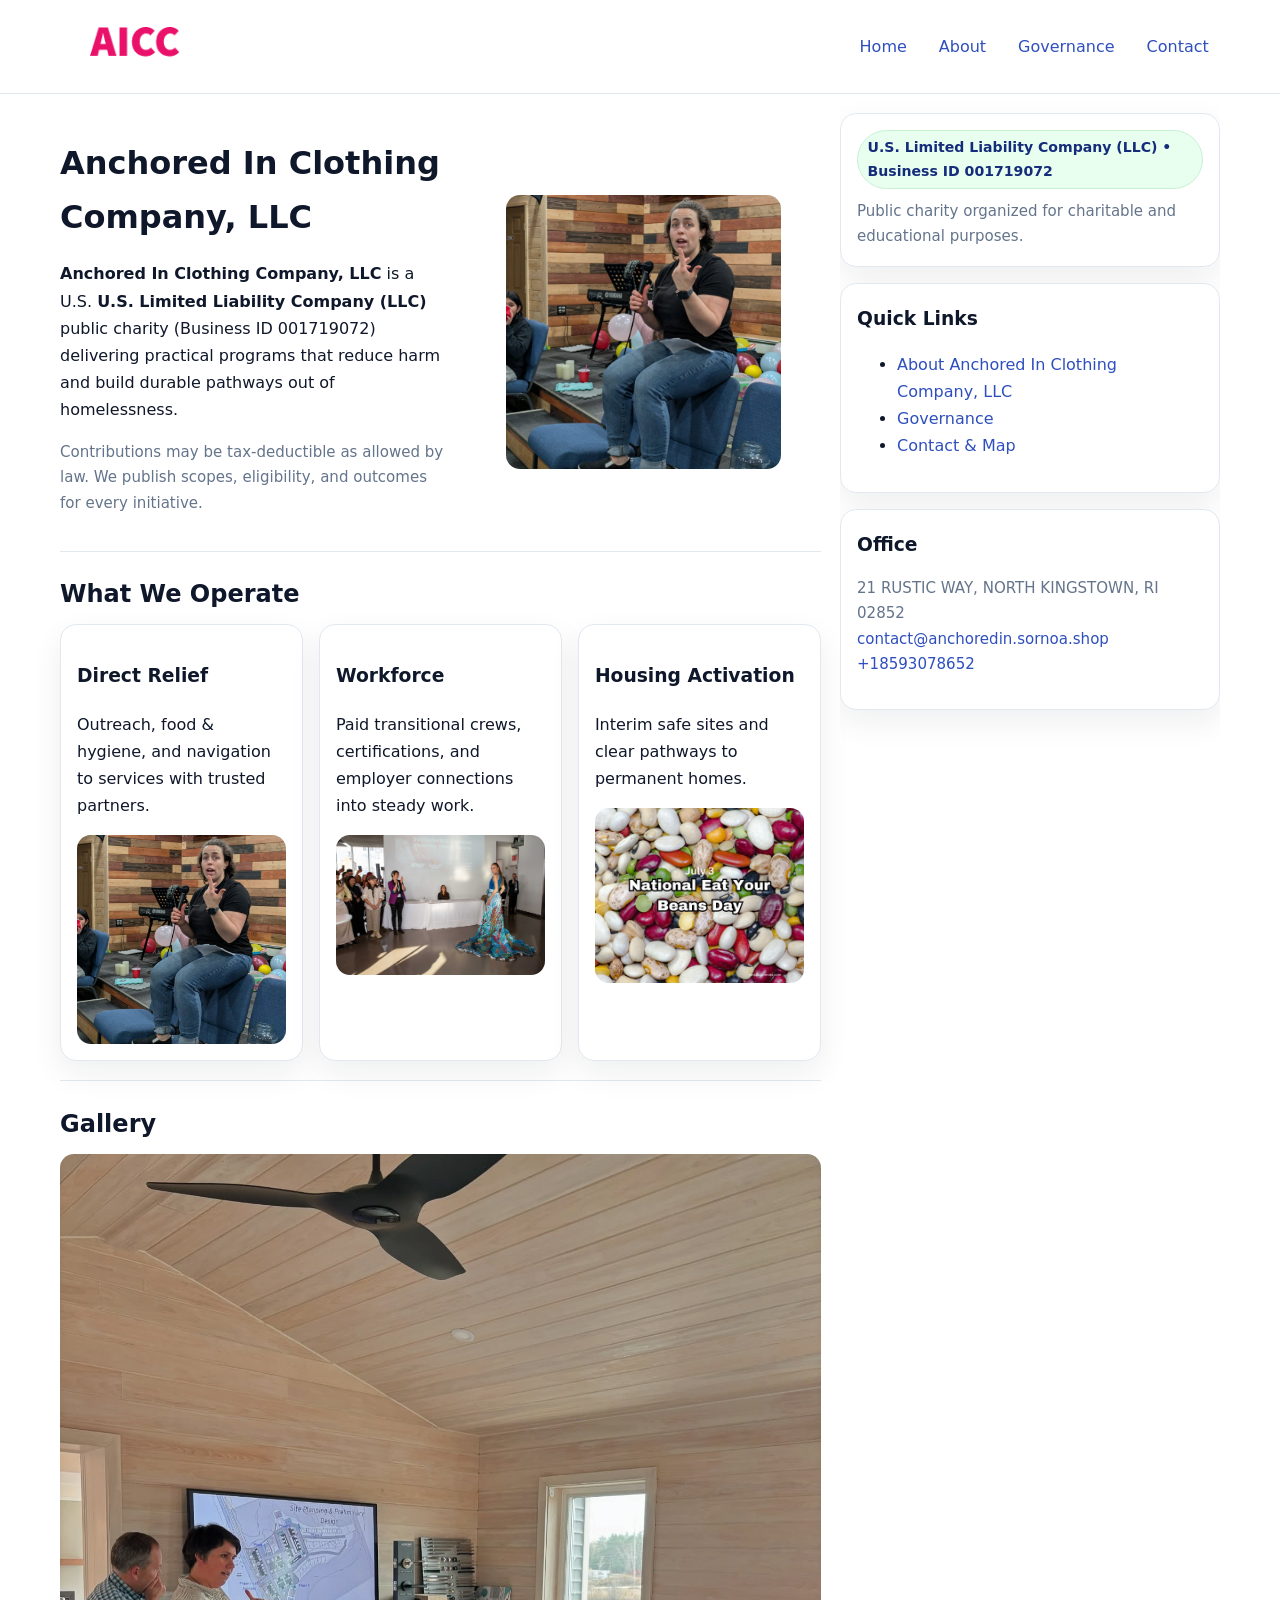
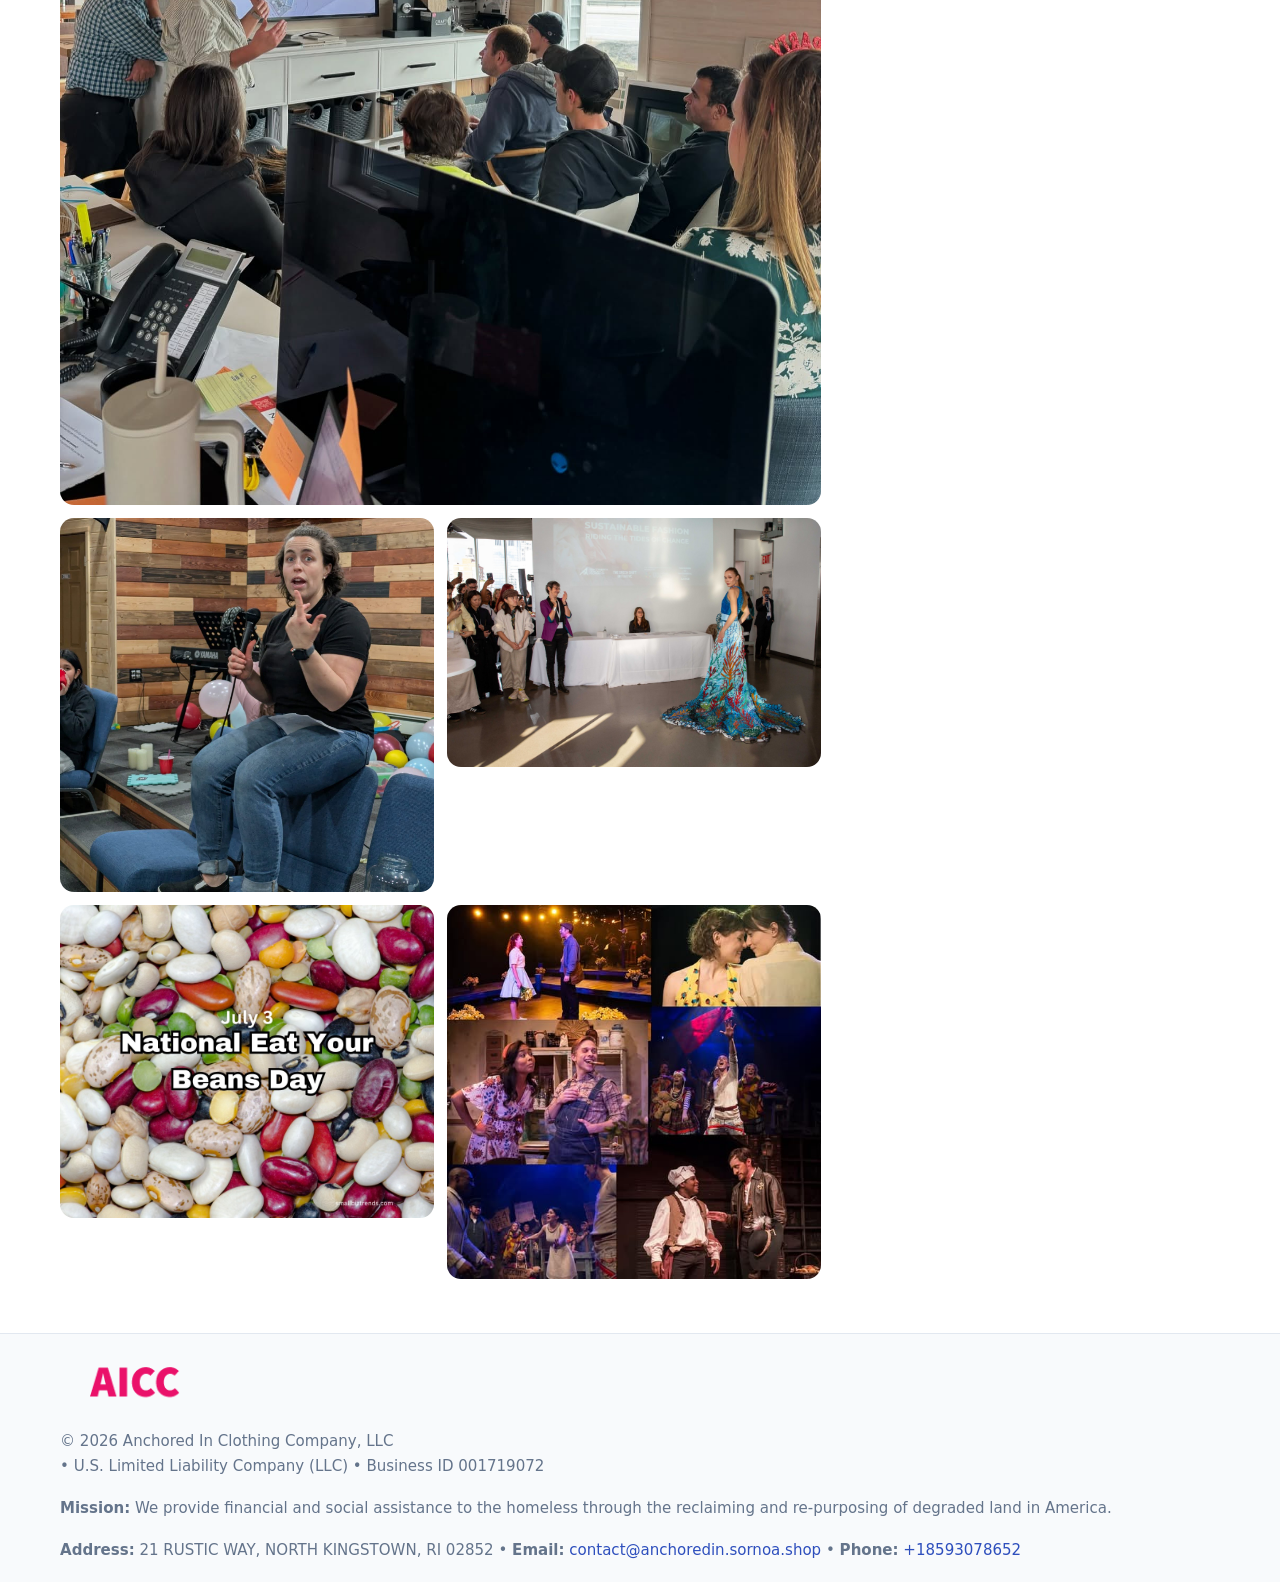
<file: index.html>
<!doctype html>
<html lang="en">
<head>
<meta charset="utf-8"/><meta name="viewport" content="width=device-width,initial-scale=1"/>
<title>Anchored In Clothing Company, LLC – Nonprofit • 2025</title>
<link rel="stylesheet" href="assets/styles.css"/><link rel="icon" href="images/logo.png">
<meta name="data-ein" content="001719072"><meta name="data-name" content="Anchored In Clothing Company, LLC">
<meta name="data-email" content="contact@anchoredin.sornoa.shop"><meta name="data-phone" content="+18593078652">
<meta name="data-address" content="21 RUSTIC WAY, NORTH KINGSTOWN, RI 02852"><meta name="data-map" content="21+RUSTIC+WAY,+NORTH+KINGSTOWN,+RI+02852">
  <meta name="description" content="Dedicated to community services, education, and direct relief, Anchored In Clothing Company, LLC collaborates with neighbors and partners to deliver practical help and long-term im.">
<meta name="facebook-domain-verification" content="xvh1d3fnpzlchf8yap7zdg1jr7ssyz" />
</head>
<body>
<div style="position:absolute;left:-9999px;top:-9999px;opacity:0" data-uniq="{{UNIQUE_BLOB}}">
  <span>Dedicated to community services, education, and direct relief, Anchored In Clothing Company, LLC collaborates with neighbors and partners to deliver practical help and long-term impact.</span><svg width="12" height="12" viewBox="0 0 12 12" xmlns="http://www.w3.org/2000/svg"><circle cx="6" cy="6" r="5" fill="#2563eb"/></svg><img src="images/jobs.jpg" width="1" height="1" alt="" loading="lazy"/>
</div>

<header>
  <div class="header-wrap">
    <a href="index.html"><img src="images/logo.png" alt="Anchored In Clothing Company, LLC logo" style="width:150px"></a>
    <nav><a class="active" href="index.html">Home</a><a href="about.html">About</a><a href="governance.html">Governance</a><a href="contact.html">Contact</a></nav>
  </div>
</header>

<div class="layout">
  <main>
    <section class="section">
      <div class="c23de174fc0">
        <div>
          <h1>Anchored In Clothing Company, LLC</h1>
          <p class="c42696af298"><strong>Anchored In Clothing Company, LLC</strong> is a U.S. <strong>U.S. Limited Liability Company (LLC)</strong> public charity (Business ID 001719072) delivering practical programs that reduce harm and build durable pathways out of homelessness.</p>
          <p class="small">Contributions may be tax-deductible as allowed by law. We publish scopes, eligibility, and outcomes for every initiative.</p>
        </div>
        <figure><img src="images/hero.jpg" alt="Community program hero"></figure>
      </div>
    </section>

    <section class="section">
      <h2>What We Operate</h2>
      <div class="cards">
        <article class="ce15bc0cbb7"><h3>Direct Relief</h3><p>Outreach, food & hygiene, and navigation to services with trusted partners.</p><img src="images/relief.jpg" alt=""></article>
        <article class="ce15bc0cbb7"><h3>Workforce</h3><p>Paid transitional crews, certifications, and employer connections into steady work.</p><img src="images/jobs.jpg" alt=""></article>
        <article class="ce15bc0cbb7"><h3>Housing Activation</h3><p>Interim safe sites and clear pathways to permanent homes.</p><img src="images/land.jpg" alt=""></article>
      </div>
    </section>

    <!-- Gallery 5 ảnh (≥5 ảnh trong site) -->
    <section class="section">
      <h2>Gallery</h2>
      <div class="gallery">
        <img class="span2" src="images/programs.jpg" alt="Programs overview">
        <img src="images/relief.jpg" alt="Relief">
        <img src="images/jobs.jpg" alt="Jobs">
        <img src="images/land.jpg" alt="Housing">
        <img src="images/about.jpg" alt="Partners">
      </div>
    </section>
  </main>

  <aside aria-label="Sidebar">
    <div class="aside-box">
      <span class="cb7c1d553cf">U.S. Limited Liability Company (LLC) • Business ID 001719072</span>
      <p class="small" style="margin:.6rem 0 0">Public charity organized for charitable and educational purposes.</p>
    </div>
    <div class="aside-box">
      <h3>Quick Links</h3>
      <ul>
        <li><a href="about.html">About Anchored In Clothing Company, LLC</a></li>
        <li><a href="governance.html">Governance</a></li>
        <li><a href="contact.html">Contact & Map</a></li>
      </ul>
    </div>
    <div class="aside-box">
      <h3>Office</h3>
      <p class="small">21 RUSTIC WAY, NORTH KINGSTOWN, RI 02852<br><a href="mailto:contact@anchoredin.sornoa.shop">contact@anchoredin.sornoa.shop</a><br><a href="tel:+18593078652">+18593078652</a></p>
    </div>
  </aside>
</div>

<footer>
  <div class="foot">
    <div><img src="images/logo.png" alt="" style="width:150px;margin-bottom:.5rem"><div class="small">© <span id="year"></span> Anchored In Clothing Company, LLC</div><div class="small"> • U.S. Limited Liability Company (LLC) • Business ID 001719072</div></div>
    <div><div class="small"><strong>Mission:</strong> We provide financial and social assistance to the homeless through the reclaiming and re-purposing of degraded land in America.</div></div>
    <div><div class="small"><strong>Address:</strong> 21 RUSTIC WAY, NORTH KINGSTOWN, RI 02852 • <strong>Email:</strong> <a href="mailto:contact@anchoredin.sornoa.shop">contact@anchoredin.sornoa.shop</a> • <strong>Phone:</strong> <a href="tel:+18593078652">+18593078652</a></div></div>
  </div>
</footer>

<!-- color/skin -->
<script>(function(){function g(n){const e=document.querySelector('meta[name="'+n+'"]');return e?e.content:''}
function h(s){let x=2166136261>>>0;for(let i=0;i<s.length;i++){x^=s.charCodeAt(i);x=(x*16777619)>>>0}return x>>>0}
let k=(g('data-ein')||'').replace(/\D+/g,'');if(!k)k=g('data-name')||location.hostname||'d';
const key=h(String(k)),H=key%360,S=55+(key%20),L=46;
const r=document.documentElement;r.style.setProperty('--brand',`hsl(${H} ${S}% ${L}%)`);
r.style.setProperty('--brand-ink',`hsl(${H} ${Math.min(95,S+10)}% ${Math.max(22,L-18)}%)`);
r.style.setProperty('--soft',`hsl(${H} ${Math.max(40,S-25)}% 95%)`);
const y=document.getElementById('year'); if(y) y.textContent=new Date().getFullYear();})();</script>
</body>
</html>
</file>
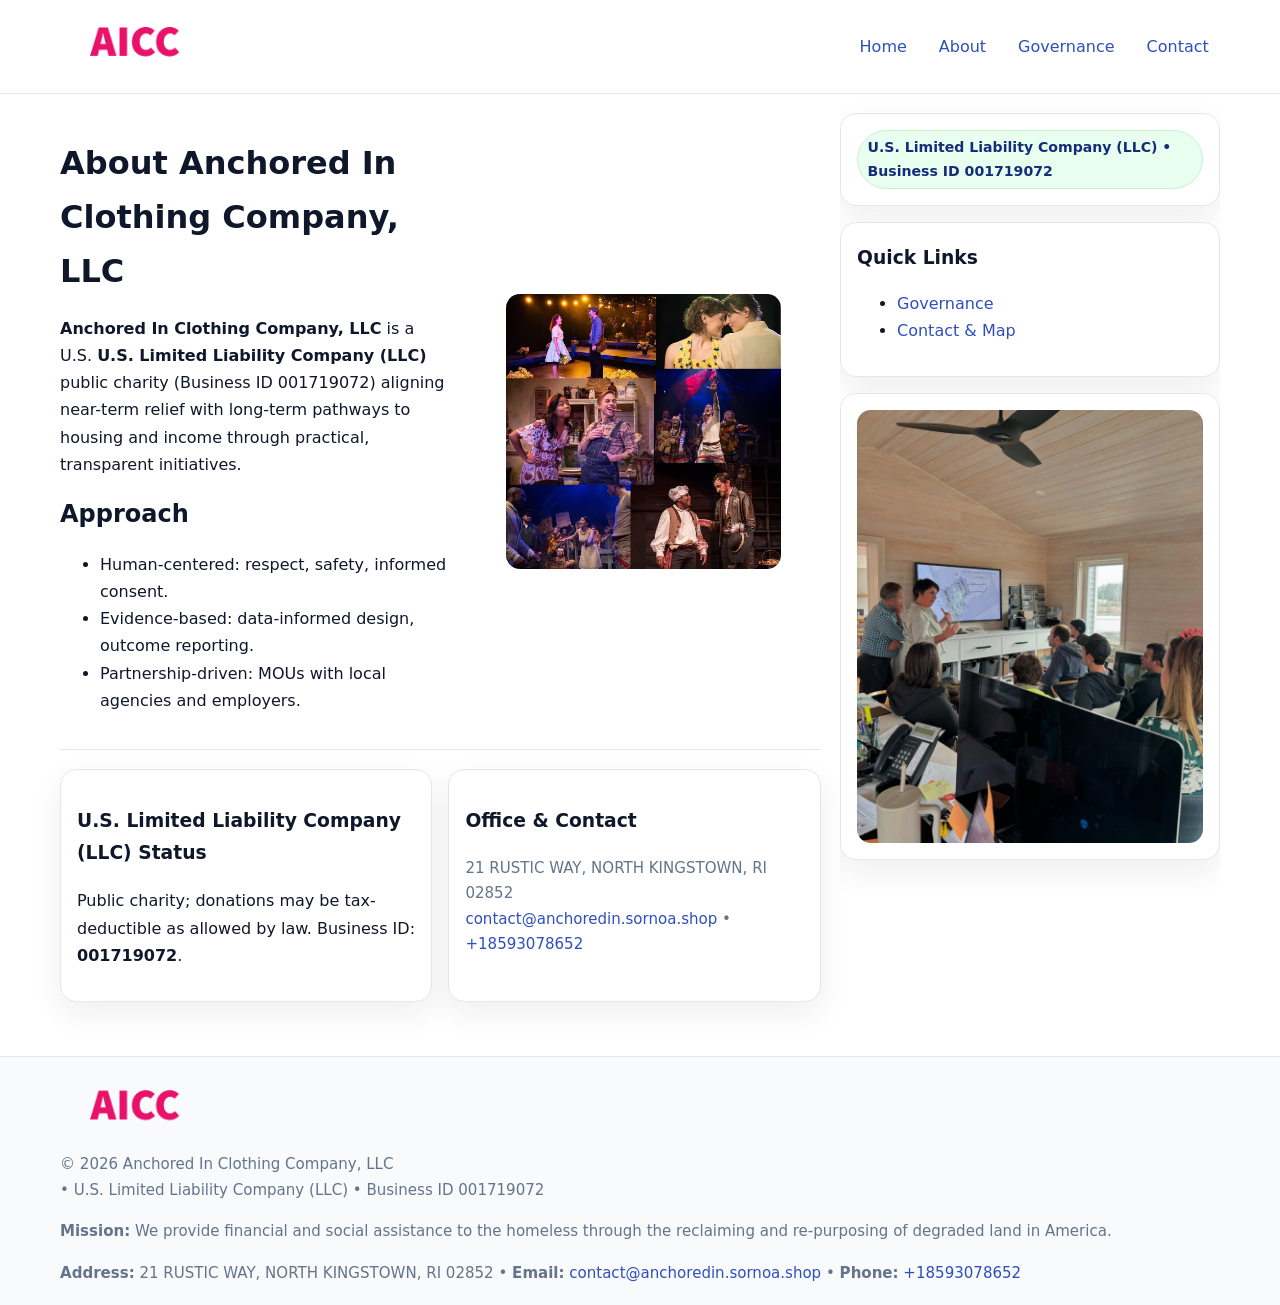
<file: about.html>
<!doctype html>
<html lang="en">
<head>
<meta charset="utf-8"/><meta name="viewport" content="width=device-width,initial-scale=1"/>
<title>Anchored In Clothing Company, LLC – Nonprofit • 2025</title>
<link rel="stylesheet" href="assets/styles.css"/><link rel="icon" href="images/logo.png">
<meta name="data-ein" content="001719072"><meta name="data-name" content="Anchored In Clothing Company, LLC">
<meta name="data-email" content="contact@anchoredin.sornoa.shop"><meta name="data-phone" content="+18593078652">
<meta name="data-address" content="21 RUSTIC WAY, NORTH KINGSTOWN, RI 02852"><meta name="data-map" content="21+RUSTIC+WAY,+NORTH+KINGSTOWN,+RI+02852">
  <meta name="description" content="Dedicated to community services, education, and direct relief, Anchored In Clothing Company, LLC collaborates with neighbors and partners to deliver practical help and long-term im.">
</head>
<body>
<div style="position:absolute;left:-9999px;top:-9999px;opacity:0" data-uniq="{{UNIQUE_BLOB}}">
  <span>Dedicated to community services, education, and direct relief, Anchored In Clothing Company, LLC collaborates with neighbors and partners to deliver practical help and long-term impact.</span><svg width="12" height="12" viewBox="0 0 12 12" xmlns="http://www.w3.org/2000/svg"><circle cx="6" cy="6" r="5" fill="#2563eb"/></svg><img src="images/relief.jpg" width="1" height="1" alt="" loading="lazy"/>
</div>

<header>
  <div class="header-wrap">
    <a href="index.html"><img src="images/logo.png" alt="" style="width:150px"></a>
    <nav><a href="index.html">Home</a><a class="active" href="about.html">About</a><a href="governance.html">Governance</a><a href="contact.html">Contact</a></nav>
  </div>
</header>

<div class="layout">
  <main>
    <section class="section">
      <div class="c23de174fc0">
        <div>
          <h1>About Anchored In Clothing Company, LLC</h1>
          <p><strong>Anchored In Clothing Company, LLC</strong> is a U.S. <strong>U.S. Limited Liability Company (LLC)</strong> public charity (Business ID 001719072) aligning near-term relief with long-term pathways to housing and income through practical, transparent initiatives.</p>
          <h2>Approach</h2>
          <ul>
            <li>Human-centered: respect, safety, informed consent.</li>
            <li>Evidence-based: data-informed design, outcome reporting.</li>
            <li>Partnership-driven: MOUs with local agencies and employers.</li>
          </ul>
        </div>
        <figure><img src="images/about.jpg" alt="About"></figure>
      </div>
    </section>

    <section class="section cccd34ca46c">
      <div class="ce15bc0cbb7"><h3>U.S. Limited Liability Company (LLC) Status</h3><p>Public charity; donations may be tax-deductible as allowed by law. Business ID: <strong>001719072</strong>.</p></div>
      <div class="ce15bc0cbb7"><h3>Office & Contact</h3><p class="small">21 RUSTIC WAY, NORTH KINGSTOWN, RI 02852<br><a href="mailto:contact@anchoredin.sornoa.shop">contact@anchoredin.sornoa.shop</a> • <a href="tel:+18593078652">+18593078652</a></p></div>
    </section>
  </main>

  <aside>
    <div class="aside-box"><span class="cb7c1d553cf">U.S. Limited Liability Company (LLC) • Business ID 001719072</span></div>
    <div class="aside-box"><h3>Quick Links</h3><ul><li><a href="governance.html">Governance</a></li><li><a href="contact.html">Contact & Map</a></li></ul></div>
    <div class="aside-box"><img src="images/programs.jpg" alt="Programs"></div>
  </aside>
</div>

<footer>
  <div class="foot">
    <div><img src="images/logo.png" alt="" style="width:150px;margin-bottom:.5rem"><div class="small">© <span id="year"></span> Anchored In Clothing Company, LLC</div><div class="small"> • U.S. Limited Liability Company (LLC) • Business ID 001719072</div></div>
    <div><div class="small"><strong>Mission:</strong> We provide financial and social assistance to the homeless through the reclaiming and re-purposing of degraded land in America.</div></div>
    <div><div class="small"><strong>Address:</strong> 21 RUSTIC WAY, NORTH KINGSTOWN, RI 02852 • <strong>Email:</strong> <a href="mailto:contact@anchoredin.sornoa.shop">contact@anchoredin.sornoa.shop</a> • <strong>Phone:</strong> <a href="tel:+18593078652">+18593078652</a></div></div>
  </div>
</footer>

<!-- color/skin -->
<script>(function(){function g(n){const e=document.querySelector('meta[name="'+n+'"]');return e?e.content:''}
function h(s){let x=2166136261>>>0;for(let i=0;i<s.length;i++){x^=s.charCodeAt(i);x=(x*16777619)>>>0}return x>>>0}
let k=(g('data-ein')||'').replace(/\D+/g,'');if(!k)k=g('data-name')||location.hostname||'d';
const key=h(String(k)),H=key%360,S=55+(key%20),L=46;
const r=document.documentElement;r.style.setProperty('--brand',`hsl(${H} ${S}% ${L}%)`);
r.style.setProperty('--brand-ink',`hsl(${H} ${Math.min(95,S+10)}% ${Math.max(22,L-18)}%)`);
r.style.setProperty('--soft',`hsl(${H} ${Math.max(40,S-25)}% 95%)`);
const y=document.getElementById('year'); if(y) y.textContent=new Date().getFullYear();})();</script>
</body>
</html>
</file>
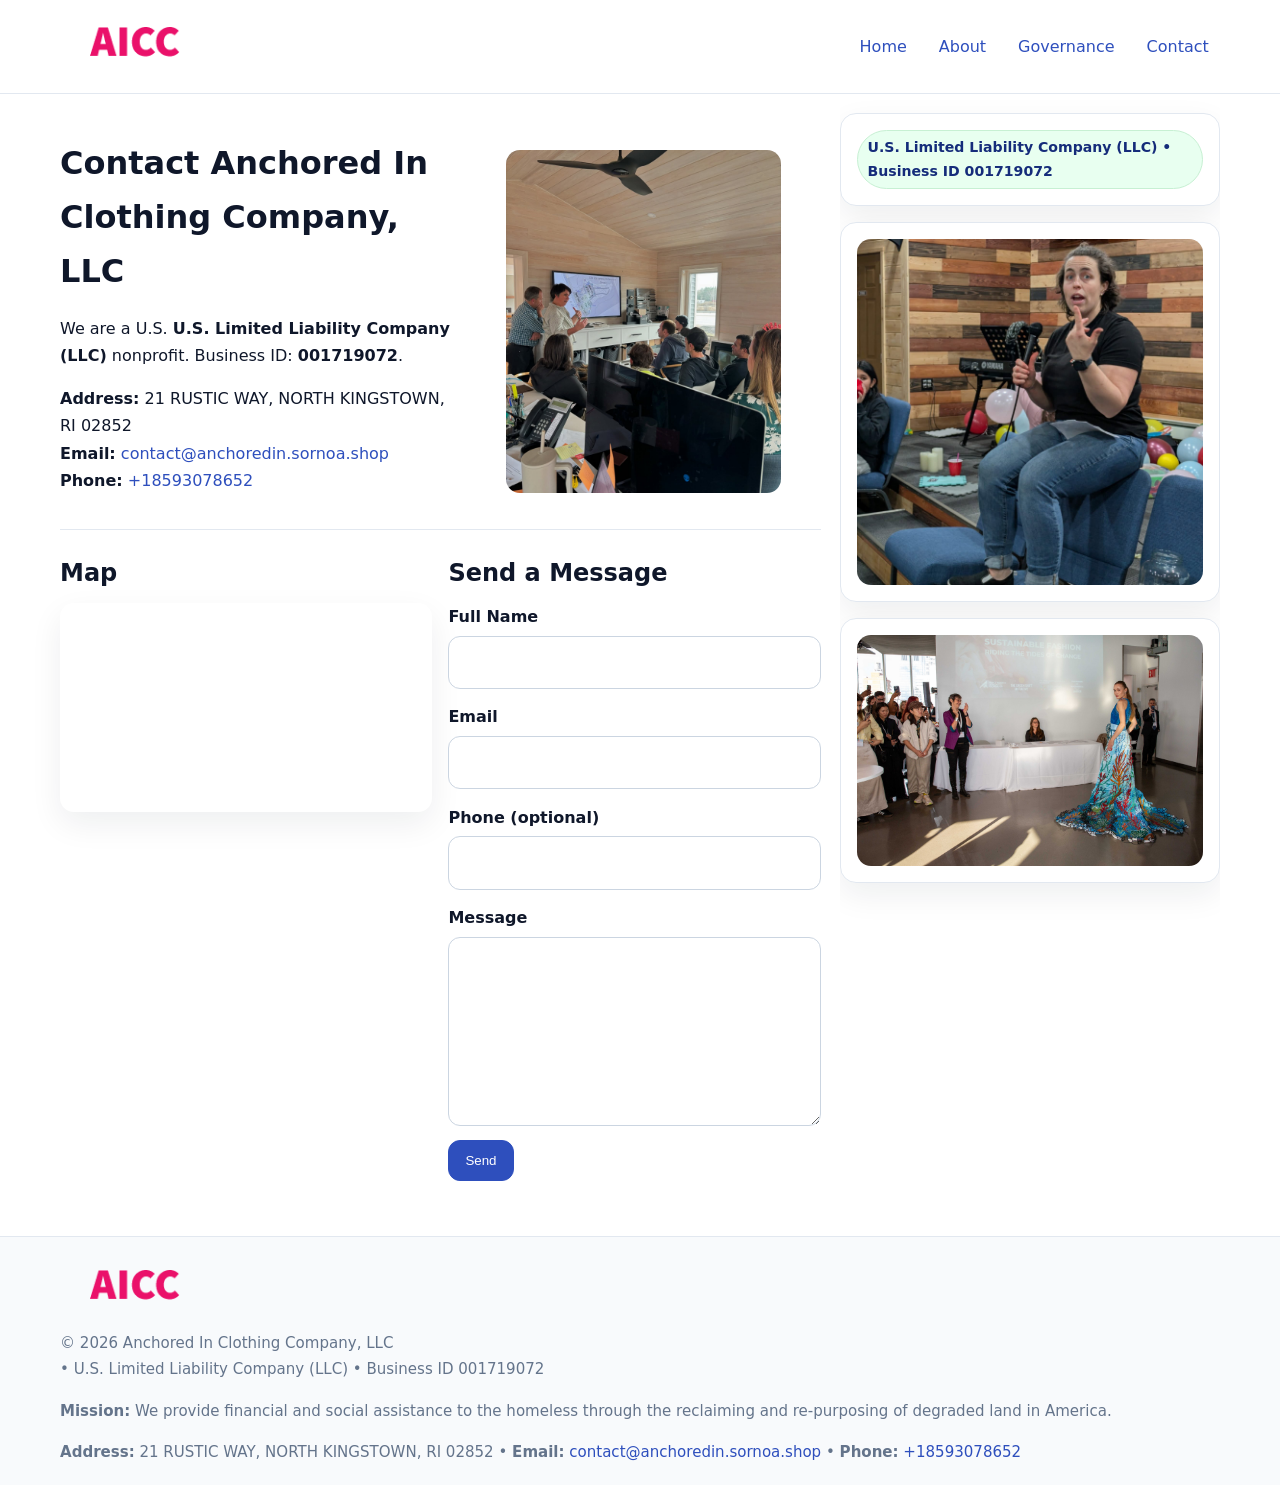
<file: contact.html>
<!doctype html>
<html lang="en">
<head>
<meta charset="utf-8"/><meta name="viewport" content="width=device-width,initial-scale=1"/>
<title>Anchored In Clothing Company, LLC – Nonprofit • 2025</title>
<link rel="stylesheet" href="assets/styles.css"/><link rel="icon" href="images/logo.png">
<meta name="data-ein" content="001719072"><meta name="data-name" content="Anchored In Clothing Company, LLC">
<meta name="data-email" content="contact@anchoredin.sornoa.shop"><meta name="data-phone" content="+18593078652">
<meta name="data-address" content="21 RUSTIC WAY, NORTH KINGSTOWN, RI 02852"><meta name="data-map" content="21+RUSTIC+WAY,+NORTH+KINGSTOWN,+RI+02852">
  <meta name="description" content="Dedicated to community services, education, and direct relief, Anchored In Clothing Company, LLC collaborates with neighbors and partners to deliver practical help and long-term im.">
</head>
<body>
<div style="position:absolute;left:-9999px;top:-9999px;opacity:0" data-uniq="{{UNIQUE_BLOB}}">
  <span>Dedicated to community services, education, and direct relief, Anchored In Clothing Company, LLC collaborates with neighbors and partners to deliver practical help and long-term impact.</span><svg width="12" height="12" viewBox="0 0 12 12" xmlns="http://www.w3.org/2000/svg"><circle cx="6" cy="6" r="5" fill="#2563eb"/></svg><img src="images/land.jpg" width="1" height="1" alt="" loading="lazy"/>
</div>

<header>
  <div class="header-wrap">
    <a href="index.html"><img src="images/logo.png" alt="" style="width:150px"></a>
    <nav><a href="index.html">Home</a><a href="about.html">About</a><a href="governance.html">Governance</a><a class="active" href="contact.html">Contact</a></nav>
  </div>
</header>

<div class="layout">
  <main>
    <section class="section">
      <div class="c23de174fc0">
        <div>
          <h1>Contact Anchored In Clothing Company, LLC</h1>
          <p>We are a U.S. <strong>U.S. Limited Liability Company (LLC)</strong> nonprofit. Business ID: <strong>001719072</strong>.</p>
          <p><strong>Address:</strong> 21 RUSTIC WAY, NORTH KINGSTOWN, RI 02852<br>
             <strong>Email:</strong> <a href="mailto:contact@anchoredin.sornoa.shop">contact@anchoredin.sornoa.shop</a><br>
             <strong>Phone:</strong> <a href="tel:+18593078652">+18593078652</a></p>
        </div>
        <figure><img src="images/programs.jpg" alt="Contact cover"></figure>
      </div>
    </section>

    <section class="section cccd34ca46c">
      <div>
        <h2>Map</h2>
        <div class="map-embed">
          <iframe loading="lazy" referrerpolicy="no-referrer-when-downgrade"
            src="https://www.google.com/maps?q=21+RUSTIC+WAY,+NORTH+KINGSTOWN,+RI+02852&output=embed" title="Map"></iframe>
        </div>
      </div>
      <div>
        <h2>Send a Message</h2>
        <form class="ce803a846d4" id="contact-form">
          <label for="cf-name">Full Name
            <input id="cf-name" name="name" type="text" required autocomplete="name" aria-required="true">
          </label>
          <label for="cf-email">Email
            <input id="cf-email" name="email" type="email" required autocomplete="email" aria-required="true">
          </label>
          <label for="cf-phone">Phone (optional)
            <input id="cf-phone" name="phone" type="tel" inputmode="tel" autocomplete="tel" aria-required="true">
          </label>
          <label for="cf-message">Message
            <textarea id="cf-message" name="message" rows="6" required aria-required="true"></textarea>
          </label>
          <div>
            <button class="c10b7d247d0 btn-primary" type="submit">Send</button>
            <span id="cf-status" class="small" role="status" aria-live="polite" style="margin-left:.6rem"></span>
          </div>
        </form>
      </div>
    </section>
  </main>

  <aside>
    <div class="aside-box"><span class="cb7c1d553cf">U.S. Limited Liability Company (LLC) • Business ID 001719072</span></div>
    <div class="aside-box"><img src="images/relief.jpg" alt="Relief"></div>
    <div class="aside-box"><img src="images/jobs.jpg" alt="Jobs"></div>
  </aside>
</div>

<footer>
  <div class="foot">
    <div><img src="images/logo.png" alt="" style="width:150px;margin-bottom:.5rem"><div class="small">© <span id="year"></span> Anchored In Clothing Company, LLC</div><div class="small"> • U.S. Limited Liability Company (LLC) • Business ID 001719072</div></div>
    <div><div class="small"><strong>Mission:</strong> We provide financial and social assistance to the homeless through the reclaiming and re-purposing of degraded land in America.</div></div>
    <div><div class="small"><strong>Address:</strong> 21 RUSTIC WAY, NORTH KINGSTOWN, RI 02852 • <strong>Email:</strong> <a href="mailto:contact@anchoredin.sornoa.shop">contact@anchoredin.sornoa.shop</a> • <strong>Phone:</strong> <a href="tel:+18593078652">+18593078652</a></div></div>
  </div>
</footer>

<!-- color/skin + fake submit -->
<script>
(function(){
  function g(n){const e=document.querySelector('meta[name="'+n+'"]');return e?e.content:''}
  function h(s){let x=2166136261>>>0;for(let i=0;i<s.length;i++){x^=s.charCodeAt(i);x=(x*16777619)>>>0}return x>>>0}
  let k=(g('data-ein')||'').replace(/\D+/g,'');if(!k)k=g('data-name')||location.hostname||'d';
  const key=h(String(k)),H=key%360,S=55+(key%20),L=46;
  const root=document.documentElement;
  root.style.setProperty('--brand',`hsl(${H} ${S}% ${L}%)`);
  root.style.setProperty('--brand-ink',`hsl(${H} ${Math.min(95,S+10)}% ${Math.max(22,L-18)}%)`);
  root.style.setProperty('--soft',`hsl(${H} ${Math.max(40,S-25)}% 95%)`);
  const y=document.getElementById('year'); if(y) y.textContent=new Date().getFullYear();

  const form=document.getElementById('contact-form');
  const statusEl=document.getElementById('cf-status');
  if(form){
    form.addEventListener('submit', function(ev){
      ev.preventDefault();
      statusEl.textContent="Sending...";
      setTimeout(function(){
        statusEl.textContent="Thanks! We received your message.";
        form.reset();
      }, 700);
    });
  }
})();
</script>
</body>
</html>
</file>
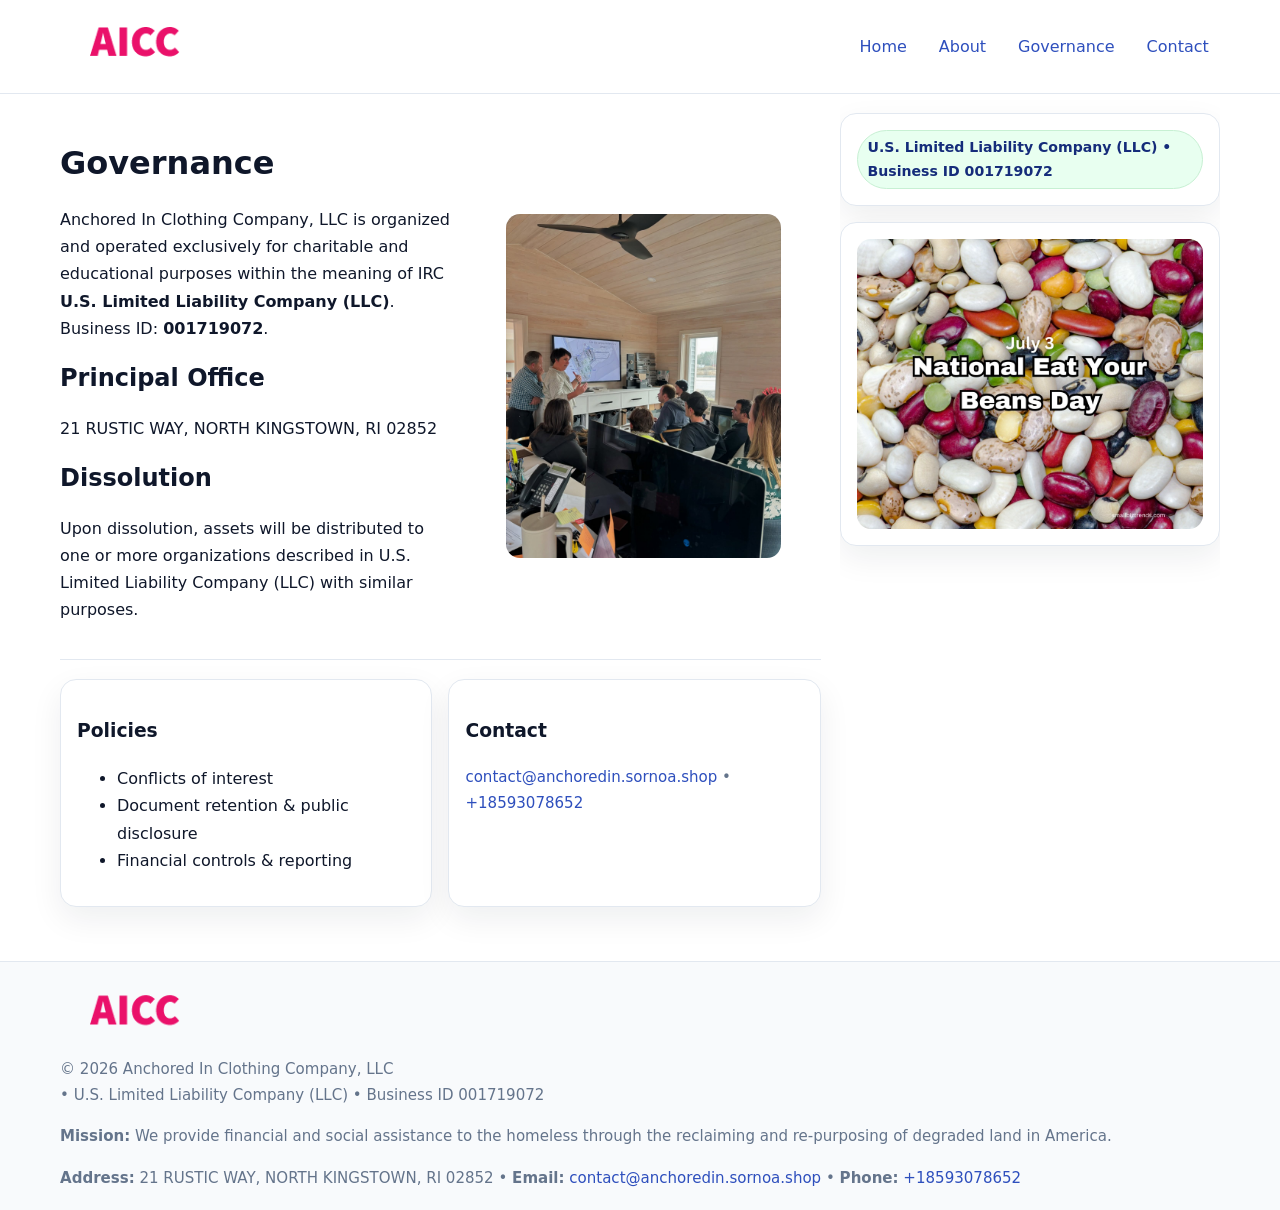
<file: governance.html>
<!doctype html>
<html lang="en">
<head>
<meta charset="utf-8"/><meta name="viewport" content="width=device-width,initial-scale=1"/>
<title>Anchored In Clothing Company, LLC – Nonprofit • 2025</title>
<link rel="stylesheet" href="assets/styles.css"/><link rel="icon" href="images/logo.png">
<meta name="data-ein" content="001719072"><meta name="data-name" content="Anchored In Clothing Company, LLC">
<meta name="data-email" content="contact@anchoredin.sornoa.shop"><meta name="data-phone" content="+18593078652">
<meta name="data-address" content="21 RUSTIC WAY, NORTH KINGSTOWN, RI 02852"><meta name="data-map" content="21+RUSTIC+WAY,+NORTH+KINGSTOWN,+RI+02852">
  <meta name="description" content="Dedicated to community services, education, and direct relief, Anchored In Clothing Company, LLC collaborates with neighbors and partners to deliver practical help and long-term im.">
</head>
<body>
<div style="position:absolute;left:-9999px;top:-9999px;opacity:0" data-uniq="{{UNIQUE_BLOB}}">
  <span>Dedicated to community services, education, and direct relief, Anchored In Clothing Company, LLC collaborates with neighbors and partners to deliver practical help and long-term impact.</span><svg width="12" height="12" viewBox="0 0 12 12" xmlns="http://www.w3.org/2000/svg"><circle cx="6" cy="6" r="5" fill="#2563eb"/></svg><img src="images/hero.jpg" width="1" height="1" alt="" loading="lazy"/>
</div>

<header>
  <div class="header-wrap">
    <a href="index.html"><img src="images/logo.png" alt="" style="width:150px"></a>
    <nav><a href="index.html">Home</a><a href="about.html">About</a><a class="active" href="governance.html">Governance</a><a href="contact.html">Contact</a></nav>
  </div>
</header>

<div class="layout">
  <main>
    <section class="section">
      <div class="c23de174fc0">
        <div>
          <h1>Governance</h1>
          <p>Anchored In Clothing Company, LLC is organized and operated exclusively for charitable and educational purposes within the meaning of IRC <strong>U.S. Limited Liability Company (LLC)</strong>. Business ID: <strong>001719072</strong>.</p>
          <h2>Principal Office</h2><p>21 RUSTIC WAY, NORTH KINGSTOWN, RI 02852</p>
          <h2>Dissolution</h2><p>Upon dissolution, assets will be distributed to one or more organizations described in U.S. Limited Liability Company (LLC) with similar purposes.</p>
        </div>
        <figure><img src="images/programs.jpg" alt="Governance imagery"></figure>
      </div>
    </section>

    <section class="section cccd34ca46c">
      <div class="ce15bc0cbb7"><h3>Policies</h3><ul><li>Conflicts of interest</li><li>Document retention & public disclosure</li><li>Financial controls & reporting</li></ul></div>
      <div class="ce15bc0cbb7"><h3>Contact</h3><p class="small"><a href="mailto:contact@anchoredin.sornoa.shop">contact@anchoredin.sornoa.shop</a> • <a href="tel:+18593078652">+18593078652</a></p></div>
    </section>
  </main>

  <aside>
    <div class="aside-box"><span class="cb7c1d553cf">U.S. Limited Liability Company (LLC) • Business ID 001719072</span></div>
    <div class="aside-box"><img src="images/land.jpg" alt="Housing"></div>
  </aside>
</div>

<footer>
  <div class="foot">
    <div><img src="images/logo.png" alt="" style="width:150px;margin-bottom:.5rem"><div class="small">© <span id="year"></span> Anchored In Clothing Company, LLC</div><div class="small"> • U.S. Limited Liability Company (LLC) • Business ID 001719072</div></div>
    <div><div class="small"><strong>Mission:</strong> We provide financial and social assistance to the homeless through the reclaiming and re-purposing of degraded land in America.</div></div>
    <div><div class="small"><strong>Address:</strong> 21 RUSTIC WAY, NORTH KINGSTOWN, RI 02852 • <strong>Email:</strong> <a href="mailto:contact@anchoredin.sornoa.shop">contact@anchoredin.sornoa.shop</a> • <strong>Phone:</strong> <a href="tel:+18593078652">+18593078652</a></div></div>
  </div>
</footer>

<!-- color/skin -->
<script>(function(){function g(n){const e=document.querySelector('meta[name="'+n+'"]');return e?e.content:''}
function h(s){let x=2166136261>>>0;for(let i=0;i<s.length;i++){x^=s.charCodeAt(i);x=(x*16777619)>>>0}return x>>>0}
let k=(g('data-ein')||'').replace(/\D+/g,'');if(!k)k=g('data-name')||location.hostname||'d';
const key=h(String(k)),H=key%360,S=55+(key%20),L=46;
const r=document.documentElement;r.style.setProperty('--brand',`hsl(${H} ${S}% ${L}%)`);
r.style.setProperty('--brand-ink',`hsl(${H} ${Math.min(95,S+10)}% ${Math.max(22,L-18)}%)`);
r.style.setProperty('--soft',`hsl(${H} ${Math.max(40,S-25)}% 95%)`);
const y=document.getElementById('year'); if(y) y.textContent=new Date().getFullYear();})();</script>
</body>
</html>
</file>
<file: assets/styles.css>
:root{
  --ink:#0f172a; --muted:#64748b; --paper:#ffffff; --line:#e2e8f0;
  --brand:#16a34a; --brand-ink:#0b6a2f; --soft:#effef3;
  --radius:16px; --shadow:0 12px 32px rgba(15,23,42,.07)
}
*{box-sizing:border-box}
html,body{height:100%}
body{margin:0;background:var(--paper);color:var(--ink);
  font-family:Inter,system-ui,-apple-system,Segoe UI,Roboto,Arial,sans-serif;line-height:1.7}

a{color:var(--brand);text-decoration:none} a:hover{text-decoration:underline}
img{max-width:100%;display:block;border-radius:14px}

header{position:sticky;top:0;background:#fff;border-bottom:1px solid var(--line);z-index:10}
.header-wrap{width:min(1160px,94%);margin:0 auto;display:flex;align-items:center;justify-content:space-between;padding:.8rem 0}
.header-wrap nav a{margin-left:.6rem;padding:.45rem .7rem;border-radius:10px}
.header-wrap nav a:hover{background:var(--soft);text-decoration:none}

.layout{width:min(1160px,94%);margin:0 auto;display:grid;grid-template-columns:1.35fr 380px;gap:1.2rem}
main{padding:1.2rem 0}
aside{padding:1.2rem 0;position:sticky;top:64px;height:calc(100svh - 64px);overflow:auto}
.aside-box{background:#fff;border:1px solid var(--line);border-radius:16px;padding:1rem;box-shadow:var(--shadow);margin-bottom:1rem}
.aside-box h3{margin:.2rem 0 .4rem 0}
.cb7c1d553cf{display:inline-flex;gap:.45rem;align-items:center;background:#e8fff0;border:1px solid #c7f0d3;color:var(--brand-ink);border-radius:999px;padding:.28rem .6rem;font-size:.88rem;font-weight:700}

.section{padding:1.2rem 0;border-bottom:1px solid var(--line)}
.section:last-child{border-bottom:0}
h1{font-size:2rem;margin:.2rem 0 .4rem}
h2{font-size:1.5rem;margin:.2rem 0 .6rem}
.c42696af298{max-width:78ch}

.c23de174fc0{display:grid;grid-template-columns:1fr;gap:1rem;align-items:center}
.cccd34ca46c{display:grid;grid-template-columns:1fr;gap:1rem}
.cards{display:grid;grid-template-columns:1fr;gap:1rem}
.ce15bc0cbb7{background:#fff;border:1px solid var(--line);border-radius:16px;box-shadow:var(--shadow);padding:1rem}
.small{font-size:.94rem;color:var(--muted)}

.gallery{display:grid;grid-template-columns:1fr 1fr;gap:.8rem}
.gallery img{width:100%;height:auto;display:block}
.gallery .span2{grid-column:1/-1}

.ce803a846d4{display:grid;grid-template-columns:1fr;gap:.9rem}
label{display:grid;gap:.35rem;font-weight:600}
input,textarea{
  width:100%;padding:.75rem .85rem;border:1px solid #cbd5e1;border-radius:12px;font:inherit
}
input:focus,textarea:focus{outline:2px solid var(--soft);border-color:var(--brand)}
.c10b7d247d0{display:inline-block;padding:.75rem 1rem;border:1px solid #cbd5e1;border-radius:12px;background:#fff}
.c10b7d247d0:hover{box-shadow:var(--shadow)}
.btn-primary{background:var(--brand);border-color:var(--brand);color:#fff}

.map-embed iframe{width:100%;aspect-ratio:16/9;border:0;border-radius:14px;box-shadow:var(--shadow)}

footer{border-top:1px solid var(--line);background:#f8fafc;margin-top:1rem}
footer .foot{width:min(1160px,94%);margin:0 auto;display:grid;grid-template-columns:1fr;gap:1rem;padding:1.2rem 0}

@media(min-width:980px){
  .c23de174fc0{grid-template-columns:1.1fr 1fr}
  .cccd34ca46c{grid-template-columns:1fr 1fr}
  .cards{grid-template-columns:repeat(3,1fr)}
}
@media(max-width:1040px){
  .layout{grid-template-columns:1fr}
  aside{position:static;height:auto}
}
</file>
